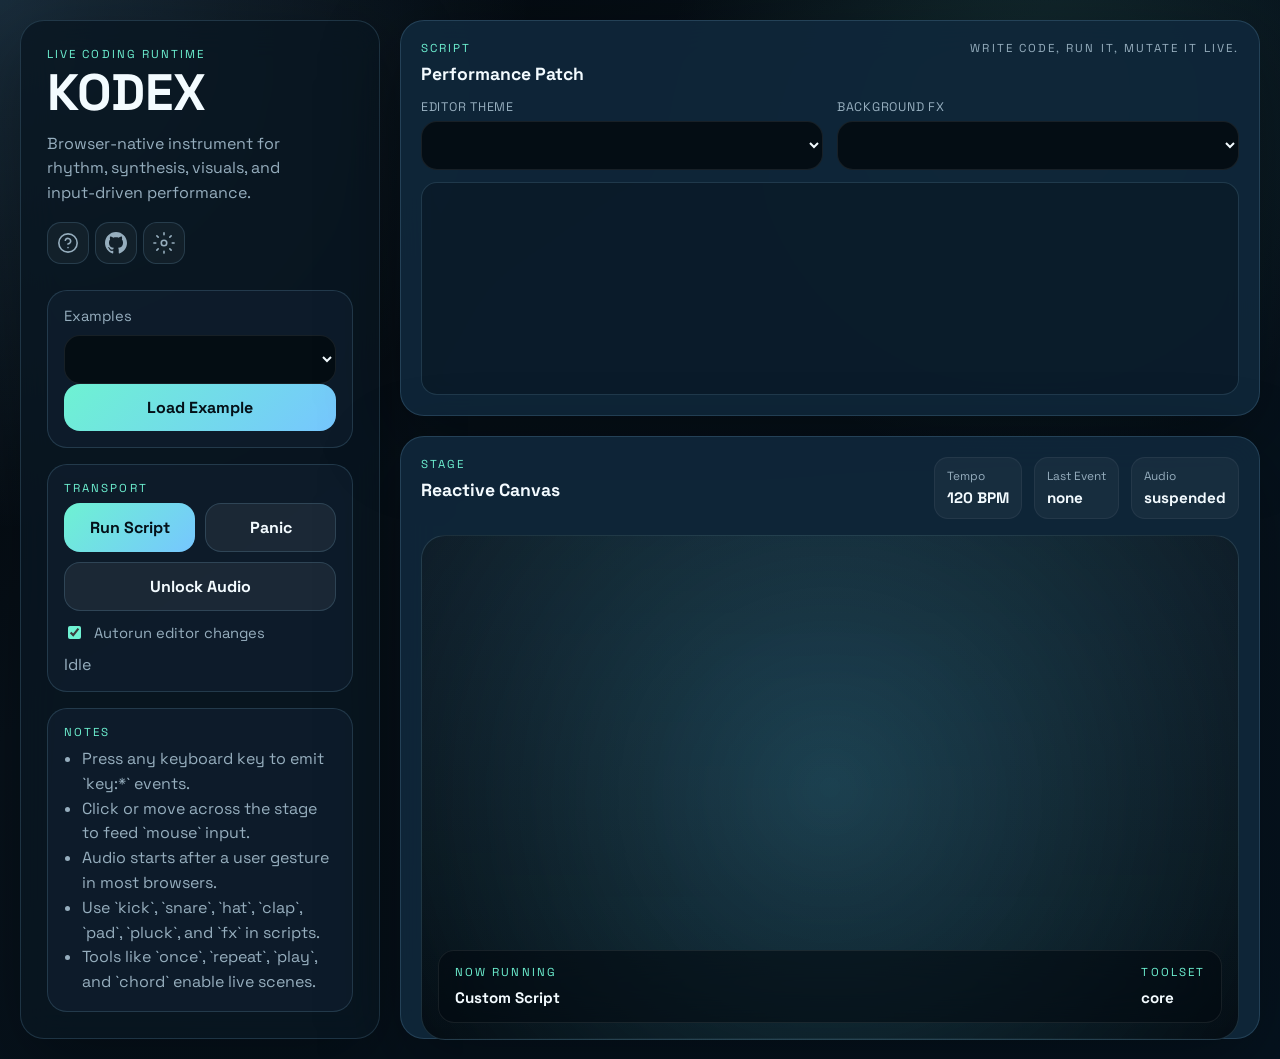
<file: index.html>
<!DOCTYPE html>
<html lang="en" data-app-theme="dark">
<head>
  <meta charset="UTF-8">
  <meta name="viewport" content="width=device-width, initial-scale=1.0">
  <title>KODEX Live Runtime</title>
  <link rel="preconnect" href="https://fonts.googleapis.com">
  <link rel="preconnect" href="https://fonts.gstatic.com" crossorigin>
  <link href="https://fonts.googleapis.com/css2?family=Space+Grotesk:wght@400;500;700&family=IBM+Plex+Mono:wght@400;500&display=swap" rel="stylesheet">
  <link rel="stylesheet" href="./styles.css">
</head>
<body>
  <div class="shell">
    <aside class="sidebar">
      <div>
        <p class="eyebrow">Live Coding Runtime</p>
        <h1>KODEX</h1>
        <p class="lede">
          Browser-native instrument for rhythm, synthesis, visuals, and input-driven performance.
        </p>
        <div class="sidebar-links" role="navigation" aria-label="Links">
          <a class="icon-link" id="helpLink" href="./howto.html" target="_blank" rel="noopener noreferrer" title="How to write scripts" aria-label="How to write scripts (opens in new tab)">
            <svg class="icon-svg" width="22" height="22" viewBox="0 0 24 24" fill="none" stroke="currentColor" stroke-width="1.75" stroke-linecap="round" stroke-linejoin="round" aria-hidden="true"><circle cx="12" cy="12" r="10"/><path d="M9.09 9a3 3 0 0 1 5.83 1c0 2-3 3-3 3"/><path d="M12 17h.01"/></svg>
          </a>
          <a class="icon-link" id="githubLink" href="https://github.com/frangedev/kodex" target="_blank" rel="noopener noreferrer" title="KODEX on GitHub" aria-label="KODEX on GitHub (opens in new tab)">
            <svg class="icon-svg" width="22" height="22" viewBox="0 0 24 24" fill="currentColor" aria-hidden="true"><path d="M12 0c-6.626 0-12 5.373-12 12 0 5.302 3.438 9.8 8.207 11.387.599.111.793-.261.793-.577v-2.234c-3.338.726-4.033-1.416-4.033-1.416-.546-1.387-1.333-1.756-1.333-1.756-1.089-.745.083-.729.083-.729 1.205.084 1.839 1.237 1.839 1.237 1.07 1.834 2.807 1.304 3.492.997.107-.775.418-1.305.762-1.604-2.665-.305-5.467-1.334-5.467-5.931 0-1.311.469-2.381 1.236-3.221-.124-.303-.535-1.524.117-3.176 0 0 1.008-.322 3.301 1.23.957-.266 1.983-.399 3.003-.404 1.02.005 2.047.138 3.006.404 2.291-1.552 3.297-1.23 3.297-1.23.653 1.653.242 2.874.118 3.176.77.84 1.235 1.911 1.235 3.221 0 4.609-2.807 5.624-5.479 5.921.43.372.823 1.102.823 2.222v3.293c0 .319.192.694.801.576 4.765-1.589 8.199-6.086 8.199-11.386 0-6.627-5.373-12-12-12z"/></svg>
          </a>
          <button type="button" class="icon-link icon-button" id="settingsOpen" title="Settings" aria-haspopup="dialog" aria-expanded="false" aria-controls="settingsDialog">
            <svg class="icon-svg" width="22" height="22" viewBox="0 0 24 24" fill="none" stroke="currentColor" stroke-width="1.75" stroke-linecap="round" stroke-linejoin="round" aria-hidden="true"><circle cx="12" cy="12" r="3"/><path d="M12 1v2M12 21v2M4.22 4.22l1.42 1.42M18.36 18.36l1.42 1.42M1 12h2M21 12h2M4.22 19.78l1.42-1.42M18.36 5.64l1.42-1.42"/></svg>
          </button>
        </div>
      </div>

      <div class="stack">
        <div class="card">
          <label for="exampleSelect">Examples</label>
          <select id="exampleSelect"></select>
          <button id="loadExample" type="button">Load Example</button>
        </div>

        <div class="card">
          <p class="label">Transport</p>
          <div class="button-row">
            <button id="runButton" type="button">Run Script</button>
            <button id="panicButton" type="button" class="ghost">Panic</button>
          </div>
          <button id="audioButton" type="button" class="ghost wide">Unlock Audio</button>
          <label class="toggle">
            <input id="autorunToggle" type="checkbox" checked>
            <span>Autorun editor changes</span>
          </label>
          <p id="statusText" class="status">Idle</p>
        </div>

        <div class="card">
          <p class="label">Notes</p>
          <ul class="notes">
            <li>Press any keyboard key to emit `key:*` events.</li>
            <li>Click or move across the stage to feed `mouse` input.</li>
            <li>Audio starts after a user gesture in most browsers.</li>
            <li>Use `kick`, `snare`, `hat`, `clap`, `pad`, `pluck`, and `fx` in scripts.</li>
            <li>Tools like `once`, `repeat`, `play`, and `chord` enable live scenes.</li>
          </ul>
        </div>
      </div>
    </aside>

    <main class="workspace">
      <section class="panel editor-panel">
        <div class="panel-header editor-panel-header">
          <div class="editor-panel-header-top">
            <div>
              <p class="eyebrow">Script</p>
              <h2>Performance Patch</h2>
            </div>
            <p class="hint">Write code, run it, mutate it live.</p>
          </div>
          <div class="editor-toolbar" role="group" aria-label="Editor appearance">
            <div class="toolbar-field">
              <label for="editorThemeSelect">Editor theme</label>
              <select id="editorThemeSelect"></select>
            </div>
            <div class="toolbar-field">
              <label for="editorFxSelect">Background FX</label>
              <select id="editorFxSelect"></select>
            </div>
          </div>
        </div>
        <div class="editor-chrome">
          <div id="editorShell" class="editor-shell"></div>
        </div>
      </section>

      <section class="panel stage-panel">
        <div class="panel-header">
          <div>
            <p class="eyebrow">Stage</p>
            <h2>Reactive Canvas</h2>
          </div>
          <div class="meter-row">
            <div class="meter">
              <span>Tempo</span>
              <strong id="tempoValue">120 BPM</strong>
            </div>
            <div class="meter">
              <span>Last Event</span>
              <strong id="eventValue">none</strong>
            </div>
            <div class="meter">
              <span>Audio</span>
              <strong id="audioStateValue">suspended</strong>
            </div>
          </div>
        </div>
        <div class="stage-wrap">
          <canvas id="stage"></canvas>
          <div class="overlay">
            <div>
              <p class="overlay-label">Now Running</p>
              <strong id="scriptName">Custom Script</strong>
            </div>
            <div>
              <p class="overlay-label">Toolset</p>
              <strong id="toolsetValue">core</strong>
            </div>
          </div>
        </div>
      </section>
    </main>
  </div>

  <dialog id="settingsDialog" class="settings-dialog" aria-labelledby="settingsTitle">
    <div class="settings-inner">
      <div class="settings-head">
        <h2 id="settingsTitle">Settings</h2>
        <button type="button" class="icon-button settings-close" id="settingsClose" aria-label="Close settings">×</button>
      </div>
      <div class="settings-body">
        <div class="settings-field">
          <label for="appThemeSelect">App theme</label>
          <select id="appThemeSelect">
            <option value="dark">Dark (default)</option>
            <option value="light">Light</option>
            <option value="ocean">Ocean night</option>
          </select>
        </div>
        <div class="settings-field">
          <label for="editorModeSelect">Script editor</label>
          <select id="editorModeSelect">
            <option value="pro">Pro — CodeMirror (autocomplete, themes)</option>
            <option value="simple">Simple — plain textarea</option>
          </select>
        </div>
        <p class="settings-hint">Editor colors and background FX apply in Pro mode. Simple mode still uses background FX on the script panel.</p>
        <p class="settings-links"><a href="./howto.html" target="_blank" rel="noopener noreferrer">Open script reference (how-to) →</a></p>
      </div>
    </div>
  </dialog>

  <script type="module" src="./main.js"></script>
</body>
</html>
</file>
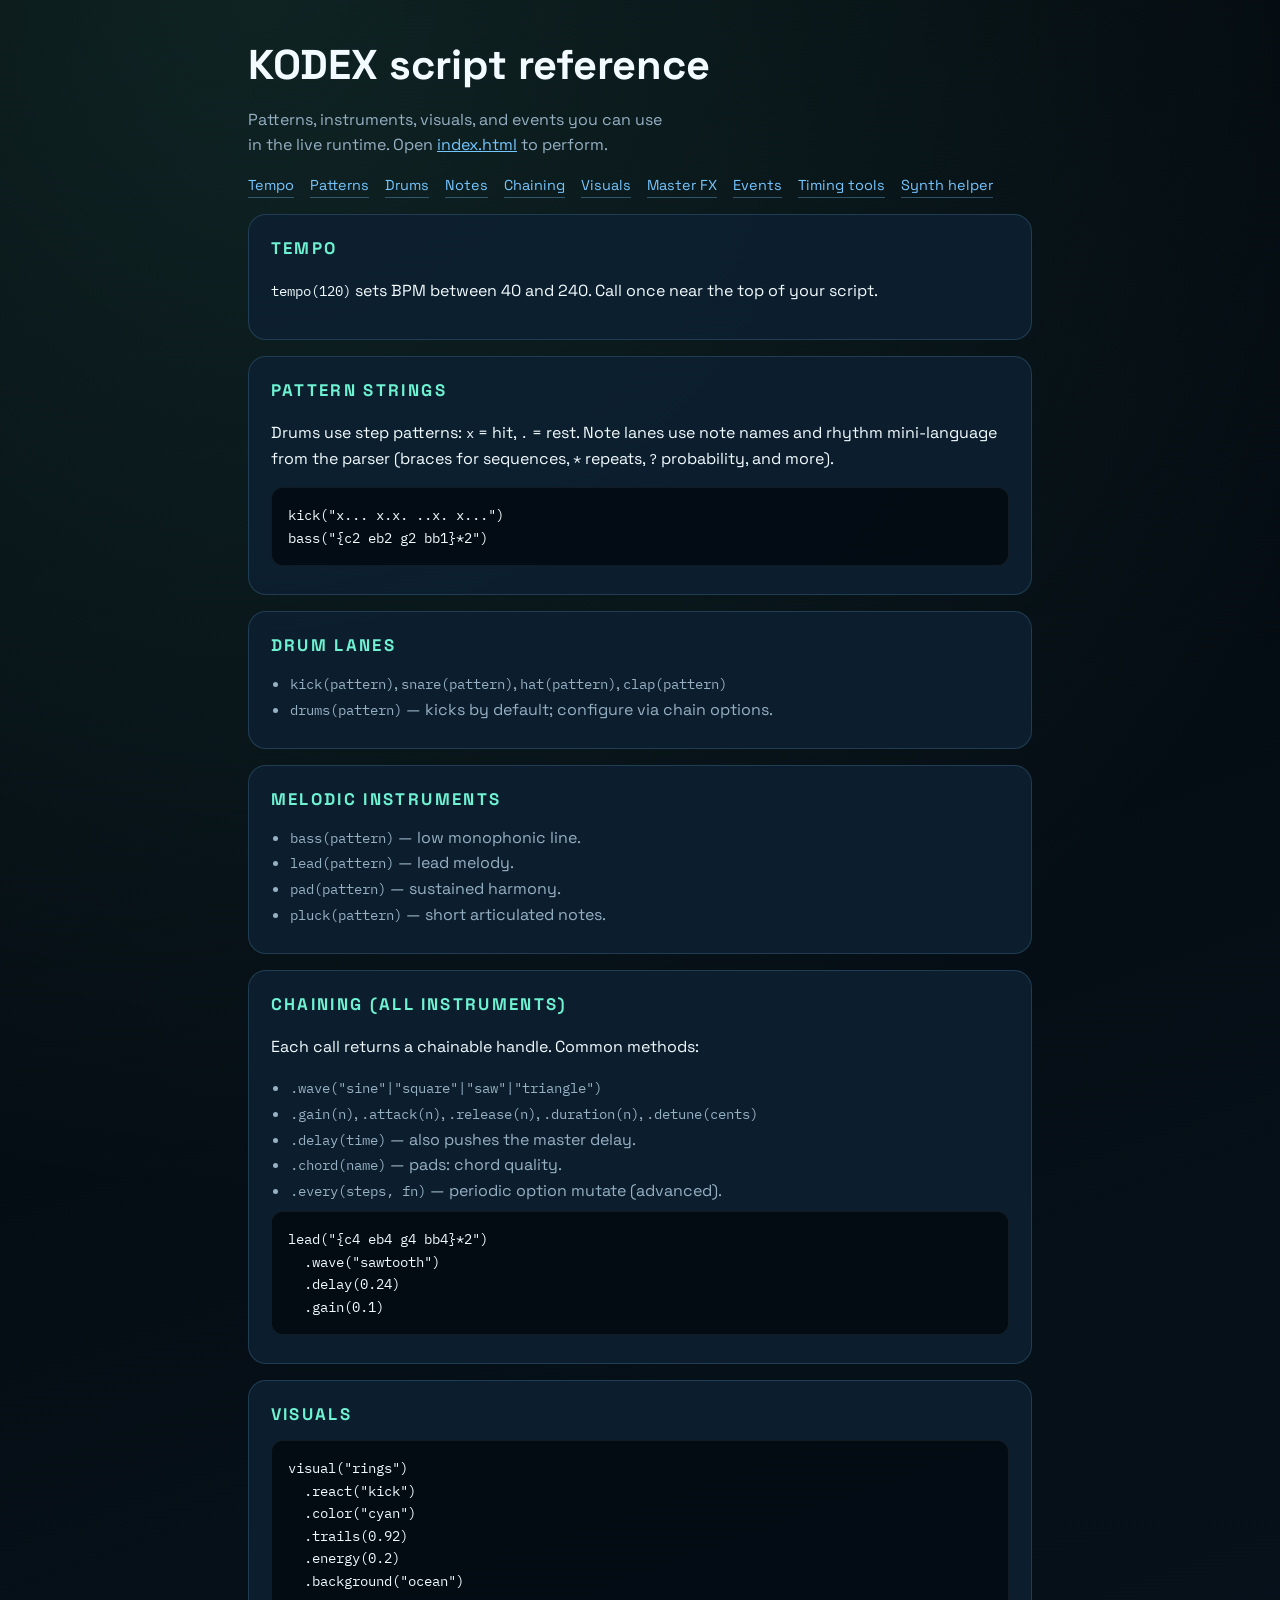
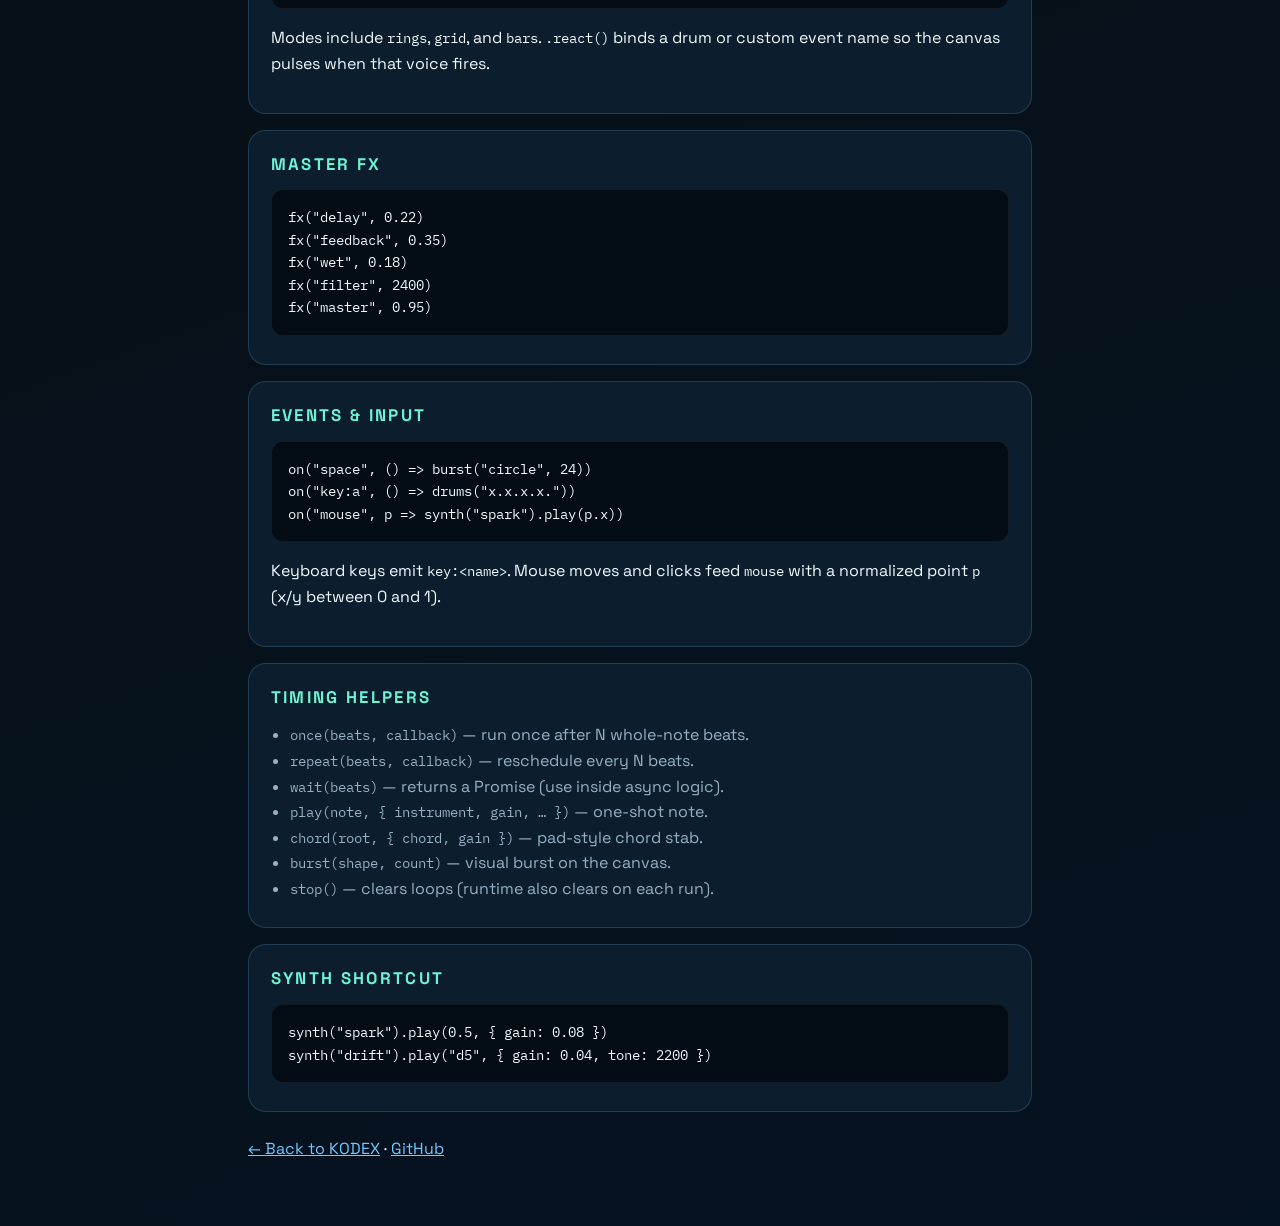
<file: howto.html>
<!DOCTYPE html>
<html lang="en">
<head>
  <meta charset="UTF-8">
  <meta name="viewport" content="width=device-width, initial-scale=1.0">
  <title>KODEX — How to write scripts</title>
  <link rel="preconnect" href="https://fonts.googleapis.com">
  <link rel="preconnect" href="https://fonts.gstatic.com" crossorigin>
  <link href="https://fonts.googleapis.com/css2?family=Space+Grotesk:wght@400;500;700&family=IBM+Plex+Mono:wght@400;500&display=swap" rel="stylesheet">
  <style>
    :root {
      --bg: #061018;
      --card: rgba(14, 32, 48, 0.92);
      --line: rgba(120, 200, 255, 0.18);
      --text: #f2fbff;
      --muted: #96b0c4;
      --accent: #6ef2d2;
      --accent2: #76c6ff;
    }
    * { box-sizing: border-box; }
    body {
      margin: 0;
      font-family: "Space Grotesk", system-ui, sans-serif;
      background: radial-gradient(circle at 20% 0%, rgba(110, 242, 210, 0.12), transparent 40%),
        linear-gradient(160deg, #02060a, #061018 50%, #051220);
      color: var(--text);
      line-height: 1.6;
      min-height: 100vh;
    }
    a { color: var(--accent2); }
    header {
      padding: 2rem 1.5rem 1rem;
      max-width: 52rem;
      margin: 0 auto;
    }
    h1 { font-size: clamp(1.8rem, 4vw, 2.6rem); margin: 0 0 0.5rem; }
    .lede { color: var(--muted); max-width: 42ch; margin: 0; }
    nav.toc {
      max-width: 52rem;
      margin: 0 auto;
      padding: 0 1.5rem 1rem;
      display: flex;
      flex-wrap: wrap;
      gap: 0.5rem 1rem;
      font-size: 0.9rem;
    }
    nav.toc a { text-decoration: none; border-bottom: 1px solid rgba(118, 198, 255, 0.35); }
    main { max-width: 52rem; margin: 0 auto; padding: 0 1.5rem 3rem; }
    section {
      background: var(--card);
      border: 1px solid var(--line);
      border-radius: 18px;
      padding: 1.25rem 1.35rem;
      margin-bottom: 1rem;
    }
    h2 {
      font-size: 1.05rem;
      text-transform: uppercase;
      letter-spacing: 0.14em;
      color: var(--accent);
      margin: 0 0 0.75rem;
    }
    h3 { font-size: 1rem; margin: 1rem 0 0.35rem; color: var(--accent2); }
    code, pre {
      font-family: "IBM Plex Mono", ui-monospace, monospace;
      font-size: 0.88rem;
    }
    pre {
      margin: 0.5rem 0;
      padding: 1rem;
      border-radius: 12px;
      background: rgba(3, 10, 16, 0.85);
      border: 1px solid rgba(255,255,255,0.06);
      overflow-x: auto;
    }
    ul { margin: 0.35rem 0; padding-left: 1.2rem; color: var(--muted); }
    .back { margin-top: 1.5rem; }
  </style>
</head>
<body>
  <header>
    <h1>KODEX script reference</h1>
    <p class="lede">Patterns, instruments, visuals, and events you can use in the live runtime. Open <a href="./index.html">index.html</a> to perform.</p>
  </header>
  <nav class="toc" aria-label="On this page">
    <a href="#tempo">Tempo</a>
    <a href="#patterns">Patterns</a>
    <a href="#drums">Drums</a>
    <a href="#notes">Notes</a>
    <a href="#chain">Chaining</a>
    <a href="#visual">Visuals</a>
    <a href="#fx">Master FX</a>
    <a href="#events">Events</a>
    <a href="#tools">Timing tools</a>
    <a href="#synth">Synth helper</a>
  </nav>
  <main>
    <section id="tempo">
      <h2>Tempo</h2>
      <p><code>tempo(120)</code> sets BPM between 40 and 240. Call once near the top of your script.</p>
    </section>
    <section id="patterns">
      <h2>Pattern strings</h2>
      <p>Drums use step patterns: <code>x</code> = hit, <code>.</code> = rest. Note lanes use note names and rhythm mini-language from the parser (braces for sequences, <code>*</code> repeats, <code>?</code> probability, and more).</p>
      <pre>kick("x... x.x. ..x. x...")
bass("{c2 eb2 g2 bb1}*2")</pre>
    </section>
    <section id="drums">
      <h2>Drum lanes</h2>
      <ul>
        <li><code>kick(pattern)</code>, <code>snare(pattern)</code>, <code>hat(pattern)</code>, <code>clap(pattern)</code></li>
        <li><code>drums(pattern)</code> — kicks by default; configure via chain options.</li>
      </ul>
    </section>
    <section id="notes">
      <h2>Melodic instruments</h2>
      <ul>
        <li><code>bass(pattern)</code> — low monophonic line.</li>
        <li><code>lead(pattern)</code> — lead melody.</li>
        <li><code>pad(pattern)</code> — sustained harmony.</li>
        <li><code>pluck(pattern)</code> — short articulated notes.</li>
      </ul>
    </section>
    <section id="chain">
      <h2>Chaining (all instruments)</h2>
      <p>Each call returns a chainable handle. Common methods:</p>
      <ul>
        <li><code>.wave("sine"|"square"|"saw"|"triangle")</code></li>
        <li><code>.gain(n)</code>, <code>.attack(n)</code>, <code>.release(n)</code>, <code>.duration(n)</code>, <code>.detune(cents)</code></li>
        <li><code>.delay(time)</code> — also pushes the master delay.</li>
        <li><code>.chord(name)</code> — pads: chord quality.</li>
        <li><code>.every(steps, fn)</code> — periodic option mutate (advanced).</li>
      </ul>
      <pre>lead("{c4 eb4 g4 bb4}*2")
  .wave("sawtooth")
  .delay(0.24)
  .gain(0.1)</pre>
    </section>
    <section id="visual">
      <h2>Visuals</h2>
      <pre>visual("rings")
  .react("kick")
  .color("cyan")
  .trails(0.92)
  .energy(0.2)
  .background("ocean")</pre>
      <p>Modes include <code>rings</code>, <code>grid</code>, and <code>bars</code>. <code>.react()</code> binds a drum or custom event name so the canvas pulses when that voice fires.</p>
    </section>
    <section id="fx">
      <h2>Master FX</h2>
      <pre>fx("delay", 0.22)
fx("feedback", 0.35)
fx("wet", 0.18)
fx("filter", 2400)
fx("master", 0.95)</pre>
    </section>
    <section id="events">
      <h2>Events &amp; input</h2>
      <pre>on("space", () => burst("circle", 24))
on("key:a", () => drums("x.x.x.x."))
on("mouse", p => synth("spark").play(p.x))</pre>
      <p>Keyboard keys emit <code>key:&lt;name&gt;</code>. Mouse moves and clicks feed <code>mouse</code> with a normalized point <code>p</code> (x/y between 0 and 1).</p>
    </section>
    <section id="tools">
      <h2>Timing helpers</h2>
      <ul>
        <li><code>once(beats, callback)</code> — run once after N whole-note beats.</li>
        <li><code>repeat(beats, callback)</code> — reschedule every N beats.</li>
        <li><code>wait(beats)</code> — returns a Promise (use inside async logic).</li>
        <li><code>play(note, { instrument, gain, … })</code> — one-shot note.</li>
        <li><code>chord(root, { chord, gain })</code> — pad-style chord stab.</li>
        <li><code>burst(shape, count)</code> — visual burst on the canvas.</li>
        <li><code>stop()</code> — clears loops (runtime also clears on each run).</li>
      </ul>
    </section>
    <section id="synth">
      <h2>Synth shortcut</h2>
      <pre>synth("spark").play(0.5, { gain: 0.08 })
synth("drift").play("d5", { gain: 0.04, tone: 2200 })</pre>
    </section>
    <p class="back"><a href="./index.html">← Back to KODEX</a> · <a href="https://github.com/frangedev/kodex">GitHub</a></p>
  </main>
</body>
</html>
</file>
<file: styles.css>
:root {
  --bg: #07111a;
  --bg-soft: rgba(9, 22, 34, 0.82);
  --panel: rgba(16, 31, 45, 0.8);
  --panel-strong: rgba(15, 39, 58, 0.94);
  --line: rgba(150, 219, 255, 0.16);
  --text: #f3fbff;
  --muted: #96aebe;
  --accent: #6ef2d2;
  --accent-2: #76c6ff;
  --danger: #ff8b8b;
  --shadow: 0 24px 80px rgba(0, 0, 0, 0.34);
}

* {
  box-sizing: border-box;
}

html,
body {
  margin: 0;
  min-height: 100%;
}

body {
  background:
    radial-gradient(circle at top left, rgba(118, 198, 255, 0.2), transparent 32%),
    radial-gradient(circle at 80% 10%, rgba(110, 242, 210, 0.12), transparent 26%),
    linear-gradient(145deg, #02060a 0%, #07111a 38%, #05131f 100%);
  color: var(--text);
  font-family: "Space Grotesk", sans-serif;
}

button,
select,
textarea {
  font: inherit;
}

.shell {
  display: grid;
  grid-template-columns: 360px minmax(0, 1fr);
  gap: 20px;
  min-height: 100vh;
  padding: 20px;
}

.sidebar,
.panel {
  border: 1px solid var(--line);
  border-radius: 24px;
  background: var(--bg-soft);
  backdrop-filter: blur(18px);
  box-shadow: var(--shadow);
}

.sidebar {
  display: flex;
  flex-direction: column;
  justify-content: space-between;
  padding: 26px;
}

.workspace {
  display: grid;
  grid-template-rows: minmax(360px, 44vh) minmax(320px, 1fr);
  gap: 20px;
}

.panel {
  padding: 20px;
}

.panel-header {
  display: flex;
  align-items: flex-start;
  justify-content: space-between;
  gap: 12px;
  margin-bottom: 16px;
}

.eyebrow,
.label,
.hint,
.overlay-label {
  text-transform: uppercase;
  letter-spacing: 0.18em;
  font-size: 0.72rem;
}

.eyebrow,
.label,
.overlay-label {
  color: var(--accent);
  margin: 0 0 8px;
}

.hint,
.lede,
.notes,
.status {
  color: var(--muted);
}

h1,
h2,
p {
  margin: 0;
}

h1 {
  font-size: clamp(2.4rem, 4vw, 4.1rem);
  line-height: 0.95;
  margin-bottom: 14px;
}

h2 {
  font-size: 1.1rem;
}

.lede {
  max-width: 28ch;
  line-height: 1.55;
}

.stack {
  display: grid;
  gap: 16px;
  margin-top: 26px;
}

.card {
  background: var(--panel);
  border: 1px solid var(--line);
  border-radius: 20px;
  padding: 16px;
}

label,
select,
button {
  display: block;
  width: 100%;
}

label {
  margin-bottom: 10px;
  color: var(--muted);
  font-size: 0.92rem;
}

select,
button,
textarea {
  border: 1px solid rgba(255, 255, 255, 0.08);
  border-radius: 16px;
}

select,
textarea {
  background: rgba(4, 12, 18, 0.92);
  color: var(--text);
}

select {
  padding: 12px 14px;
}

button {
  cursor: pointer;
  border: 0;
  padding: 13px 16px;
  background: linear-gradient(135deg, var(--accent), var(--accent-2));
  color: #041018;
  font-weight: 700;
  transition: transform 140ms ease, opacity 140ms ease;
}

button:hover {
  transform: translateY(-1px);
}

button.ghost {
  background: rgba(255, 255, 255, 0.06);
  color: var(--text);
  border: 1px solid var(--line);
}

.button-row {
  display: grid;
  grid-template-columns: 1fr 1fr;
  gap: 10px;
  margin-bottom: 10px;
}

.wide {
  margin-bottom: 12px;
}

.toggle {
  display: flex;
  align-items: center;
  gap: 10px;
  margin-bottom: 12px;
}

.toggle input {
  accent-color: var(--accent);
}

.notes {
  margin: 0;
  padding-left: 18px;
  line-height: 1.55;
}

.editor-panel,
.stage-panel {
  background: var(--panel-strong);
}

.editor-panel {
  display: flex;
  flex-direction: column;
  min-height: 0;
}

.editor-panel-header {
  flex-direction: column;
  align-items: stretch;
  gap: 14px;
  margin-bottom: 12px;
}

.editor-panel-header-top {
  display: flex;
  align-items: flex-start;
  justify-content: space-between;
  gap: 12px;
}

.editor-toolbar {
  display: grid;
  grid-template-columns: repeat(2, minmax(0, 1fr));
  gap: 10px 14px;
}

.editor-toolbar .toolbar-field label {
  display: block;
  width: auto;
  margin-bottom: 6px;
  font-size: 0.78rem;
  letter-spacing: 0.06em;
  text-transform: uppercase;
  color: var(--muted);
}

.editor-toolbar select {
  width: 100%;
}

.editor-chrome {
  flex: 1;
  min-height: 0;
  display: flex;
  flex-direction: column;
}

.editor-shell {
  position: relative;
  flex: 1 1 0%;
  min-height: 0;
  min-width: 0;
  border-radius: 16px;
  overflow: hidden;
  border: 1px solid var(--line);
  background: rgba(4, 12, 18, 0.35);
  display: flex;
  flex-direction: column;
  isolation: isolate;
}

.editor-shell::before,
.editor-shell::after {
  content: "";
  position: absolute;
  inset: 0;
  border-radius: inherit;
  pointer-events: none;
  z-index: 0;
  opacity: 0;
  transition: opacity 0.45s ease;
}

.editor-mount {
  position: relative;
  z-index: 1;
  flex: 1 1 0%;
  min-height: 0;
  min-width: 0;
  display: flex;
  flex-direction: column;
  overflow: hidden;
  border-radius: 15px;
}

.editor-fx-canvas {
  position: absolute;
  inset: 0;
  border-radius: inherit;
  z-index: 0;
  pointer-events: none;
  opacity: 0;
  transition: opacity 0.45s ease;
}

.editor-shell--fx-particles .editor-fx-canvas {
  opacity: 1;
}

@keyframes kodex-aurora-shift {
  0% {
    transform: translate3d(-3%, -1%, 0) scale(1.02);
  }
  50% {
    transform: translate3d(3%, 2%, 0) scale(1.04);
  }
  100% {
    transform: translate3d(-2%, 1%, 0) scale(1.02);
  }
}

@keyframes kodex-grid-pan {
  0% {
    background-position: 0 0, 0 0;
  }
  100% {
    background-position: 48px 32px, 0 0;
  }
}

@keyframes kodex-pulse-breathe {
  0%,
  100% {
    opacity: 0.35;
    transform: scale(1);
  }
  50% {
    opacity: 0.65;
    transform: scale(1.03);
  }
}

.editor-shell--fx-aurora::before {
  opacity: 1;
  background:
    radial-gradient(ellipse 120% 80% at 20% 20%, rgba(110, 242, 210, 0.22), transparent 55%),
    radial-gradient(ellipse 100% 70% at 80% 30%, rgba(118, 198, 255, 0.2), transparent 50%),
    radial-gradient(circle at 50% 100%, rgba(199, 168, 255, 0.12), transparent 45%);
  animation: kodex-aurora-shift 18s ease-in-out infinite;
}

.editor-shell--fx-grid::before {
  opacity: 1;
  background-image:
    linear-gradient(rgba(118, 198, 255, 0.09) 1px, transparent 1px),
    linear-gradient(90deg, rgba(110, 242, 210, 0.07) 1px, transparent 1px);
  background-size: 48px 48px, 48px 48px;
  animation: kodex-grid-pan 22s linear infinite;
  mix-blend-mode: screen;
}

.editor-shell--fx-pulse::after {
  opacity: 1;
  background: radial-gradient(circle at 50% 45%, rgba(110, 242, 210, 0.18), transparent 42%);
  animation: kodex-pulse-breathe 5.5s ease-in-out infinite;
}

.editor-shell--fx-none::before,
.editor-shell--fx-none::after {
  opacity: 0;
  animation: none;
}

.editor-shell--fx-particles::before,
.editor-shell--fx-particles::after {
  opacity: 0;
  animation: none;
}

.editor-shell .cm-editor {
  flex: 1 1 0%;
  height: auto;
  min-height: 0;
  min-width: 0;
  overflow: hidden;
}

.editor-shell .cm-scroller {
  font-family: "IBM Plex Mono", ui-monospace, monospace;
  min-height: 0 !important;
}

.stage-wrap {
  position: relative;
  height: calc(100% - 56px);
  min-height: 280px;
  border-radius: 24px;
  overflow: hidden;
  border: 1px solid var(--line);
  background:
    linear-gradient(180deg, rgba(118, 198, 255, 0.09), transparent),
    radial-gradient(circle at center, rgba(110, 242, 210, 0.11), rgba(4, 12, 18, 0.95));
}

#stage {
  display: block;
  width: 100%;
  height: 100%;
}

.overlay {
  position: absolute;
  left: 16px;
  right: 16px;
  bottom: 16px;
  display: flex;
  justify-content: space-between;
  padding: 14px 16px;
  border: 1px solid rgba(255, 255, 255, 0.08);
  border-radius: 16px;
  background: rgba(3, 10, 16, 0.58);
  backdrop-filter: blur(18px);
}

.overlay strong,
.meter strong {
  font-size: 0.95rem;
}

.meter-row {
  display: flex;
  gap: 12px;
}

.meter {
  padding: 10px 12px;
  border-radius: 14px;
  background: rgba(255, 255, 255, 0.04);
  border: 1px solid rgba(255, 255, 255, 0.06);
}

.meter span {
  display: block;
  color: var(--muted);
  font-size: 0.74rem;
  margin-bottom: 4px;
}

@media (max-width: 1100px) {
  .shell {
    grid-template-columns: 1fr;
  }

  .workspace {
    grid-template-rows: minmax(340px, 48vh) minmax(320px, 48vh);
  }
}

@media (max-width: 720px) {
  .shell,
  .panel,
  .sidebar {
    padding: 14px;
  }

  .button-row,
  .meter-row {
    grid-template-columns: 1fr;
    display: grid;
  }

  .workspace {
    grid-template-rows: auto auto;
  }

  .editor-shell {
    min-height: min(360px, 65vh);
  }

  .stage-wrap {
    min-height: 340px;
  }
}

/* —— App themes —— */
html[data-app-theme="light"] {
  --bg: #eef4f9;
  --bg-soft: rgba(255, 255, 255, 0.88);
  --panel: rgba(255, 255, 255, 0.72);
  --panel-strong: rgba(248, 252, 255, 0.94);
  --line: rgba(26, 58, 82, 0.14);
  --text: #0f1f2c;
  --muted: #4a6274;
  --accent: #0a7a66;
  --accent-2: #0b5cad;
  --danger: #b00020;
  --shadow: 0 20px 60px rgba(15, 40, 60, 0.12);
}

html[data-app-theme="light"] body {
  background:
    radial-gradient(circle at 12% 0%, rgba(11, 92, 173, 0.12), transparent 36%),
    radial-gradient(circle at 88% 8%, rgba(10, 122, 102, 0.1), transparent 30%),
    linear-gradient(165deg, #e8f0f8 0%, #f4f8fb 55%, #eef4f9 100%);
}

html[data-app-theme="light"] .stage-wrap {
  background:
    linear-gradient(180deg, rgba(11, 92, 173, 0.06), transparent),
    radial-gradient(circle at center, rgba(10, 122, 102, 0.08), rgba(240, 246, 252, 0.98));
}

html[data-app-theme="ocean"] {
  --bg: #031018;
  --bg-soft: rgba(4, 20, 32, 0.88);
  --panel: rgba(6, 28, 44, 0.82);
  --panel-strong: rgba(5, 32, 52, 0.94);
  --line: rgba(100, 200, 255, 0.2);
  --text: #e8f6ff;
  --muted: #7aa3bd;
  --accent: #5ee0ff;
  --accent-2: #7ab8ff;
  --danger: #ff9a9a;
  --shadow: 0 24px 80px rgba(0, 10, 24, 0.45);
}

html[data-app-theme="ocean"] body {
  background:
    radial-gradient(circle at 15% 20%, rgba(80, 180, 255, 0.18), transparent 38%),
    radial-gradient(circle at 90% 10%, rgba(40, 140, 220, 0.14), transparent 28%),
    linear-gradient(150deg, #010a12 0%, #031018 45%, #021420 100%);
}

/* —— Sidebar icon links —— */
.sidebar-links {
  display: flex;
  align-items: center;
  gap: 6px;
  margin-top: 16px;
}

.icon-link {
  display: inline-flex;
  align-items: center;
  justify-content: center;
  width: 42px;
  height: 42px;
  border-radius: 14px;
  border: 1px solid var(--line);
  background: rgba(255, 255, 255, 0.04);
  color: var(--muted);
  text-decoration: none;
  transition: color 0.15s ease, transform 0.15s ease, border-color 0.15s ease;
}

.icon-link:hover {
  color: var(--accent);
  border-color: rgba(110, 242, 210, 0.35);
  transform: translateY(-1px);
}

.icon-button {
  cursor: pointer;
  padding: 0;
  font: inherit;
}

.icon-svg {
  display: block;
}

/* —— Settings dialog —— */
.settings-dialog {
  width: min(92vw, 400px);
  padding: 0;
  border: none;
  border-radius: 22px;
  background: var(--panel-strong);
  color: var(--text);
  box-shadow: var(--shadow);
}

.settings-dialog::backdrop {
  background: rgba(2, 8, 14, 0.55);
  backdrop-filter: blur(6px);
}

html[data-app-theme="light"] .settings-dialog::backdrop {
  background: rgba(15, 35, 50, 0.25);
}

.settings-inner {
  padding: 20px 22px 22px;
}

.settings-head {
  display: flex;
  align-items: center;
  justify-content: space-between;
  gap: 12px;
  margin-bottom: 16px;
}

.settings-head h2 {
  margin: 0;
  font-size: 1.15rem;
  letter-spacing: 0.02em;
}

.settings-close {
  width: 36px;
  height: 36px;
  border-radius: 12px;
  border: 1px solid var(--line);
  background: rgba(255, 255, 255, 0.05);
  color: var(--text);
  font-size: 1.35rem;
  line-height: 1;
  cursor: pointer;
}

.settings-field {
  margin-bottom: 16px;
}

.settings-field label {
  display: block;
  width: auto;
  margin-bottom: 8px;
  font-size: 0.78rem;
  letter-spacing: 0.08em;
  text-transform: uppercase;
  color: var(--muted);
}

.settings-field select {
  width: 100%;
}

.settings-hint {
  margin: 0;
  font-size: 0.85rem;
  color: var(--muted);
  line-height: 1.5;
}

.settings-links {
  margin: 12px 0 0;
  font-size: 0.9rem;
}

.settings-links a {
  color: var(--accent-2);
}

/* —— Simple textarea editor —— */
.editor-simple-textarea {
  position: relative;
  z-index: 1;
  flex: 1 1 0%;
  min-height: 0;
  min-width: 0;
  width: 100%;
  resize: none;
  border: 0;
  border-radius: 15px;
  padding: 18px;
  background: rgba(4, 12, 18, 0.42);
  color: var(--text);
  font-family: "IBM Plex Mono", ui-monospace, monospace;
  font-size: 0.95rem;
  line-height: 1.65;
  outline: none;
}

html[data-app-theme="light"] .editor-simple-textarea {
  background: rgba(255, 255, 255, 0.55);
}

.editor-panel--simple .editor-toolbar select:disabled {
  opacity: 0.45;
  cursor: not-allowed;
}

select optgroup {
  font-weight: 600;
  font-size: 0.86rem;
}
</file>
